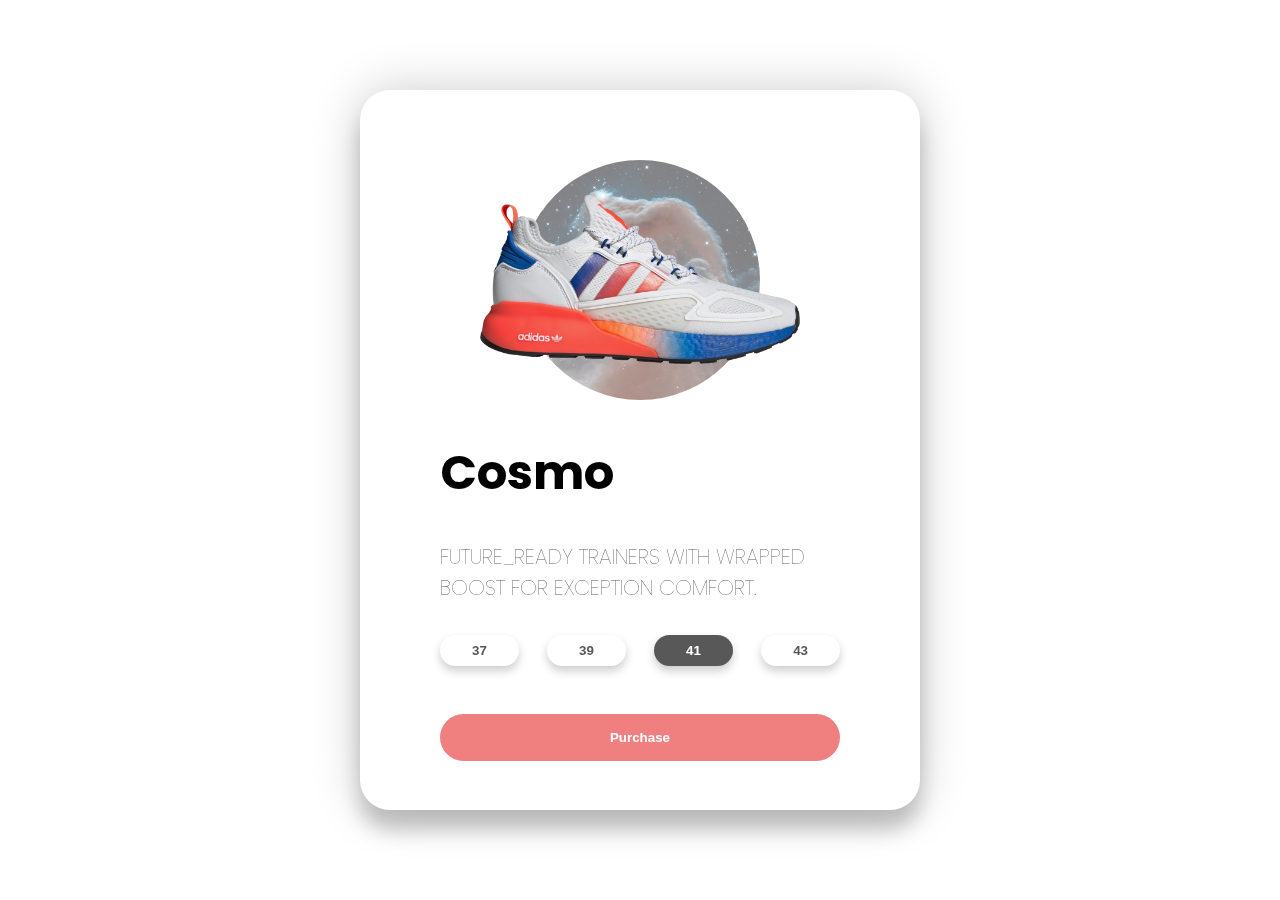
<file: 3D-animation/index.html>
<!DOCTYPE html>
<html lang="en">
  <head>
    <meta charset="UTF-8" />
    <meta name="viewport" content="width=device-width, initial-scale=1.0" />
    <link
      href="https://fonts.googleapis.com/css2?family=Poppins:wght@300&display=swap"
      rel="stylesheet"
    />
    <link rel="stylesheet" href="./index.css" />
    <title>3D Animation with JavaScript</title>
  </head>
  <body>
    <div class="container">
      <div class="card">
        <div class="sneaker">
          <div class="circle"></div>
          <img src="./adidas.png" alt="" />
        </div>
        <div class="info">
          <h1 class="title">Cosmo</h1>
          <h3>
            FUTURE_READY TRAINERS WITH WRAPPED BOOST FOR EXCEPTION COMFORT.
          </h3>
          <div class="sizes">
            <button>37</button>
            <button>39</button>
            <button class="active">41</button>
            <button>43</button>
          </div>
          <div class="purchase">
            <button>Purchase</button>
          </div>
        </div>
      </div>
    </div>
    <script src="./index.js"></script>
  </body>
</html>
</file>
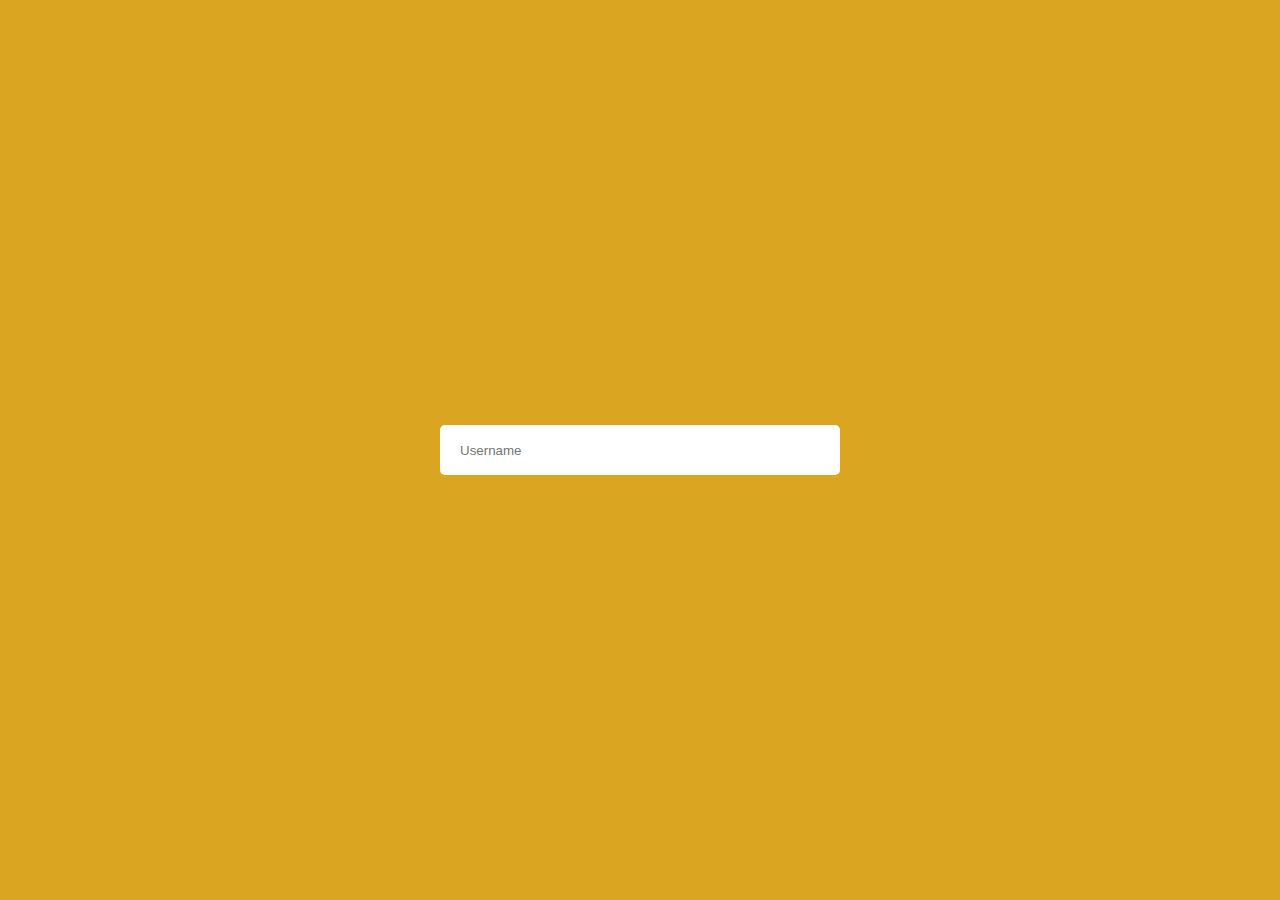
<file: form-animation/index.html>
<!DOCTYPE html>
<html lang="en">
  <head>
    <meta charset="UTF-8" />
    <link
      rel="stylesheet"
      href="https://use.fontawesome.com/releases/v5.15.1/css/all.css"
      integrity="sha384-vp86vTRFVJgpjF9jiIGPEEqYqlDwgyBgEF109VFjmqGmIY/Y4HV4d3Gp2irVfcrp"
      crossorigin="anonymous"
    />
    <meta name="viewport" content="width=device-width, initial-scale=1.0" />
    <link rel="stylesheet" href="./index.css" />
    <title>Form Animation with JavasScript</title>
  </head>
  <body>
    <form>
      <div class="field-name">
        <i class="fas fa-user"></i>
        <input type="text" placeholder="Username" required />
        <i class="fas fa-arrow-down"></i>
      </div>
      <div class="field-email innactive">
        <i class="fas fa-envelope"></i>
        <input type="email" placeholder="Email" required />
        <i class="fas fa-arrow-down"></i>
      </div>
      <div class="field-password innactive">
        <i class="fas fa-key"></i>
        <input type="password" placeholder="Password" required />
        <i class="fas fa-arrow-down"></i>
      </div>
      <div class="field-finish innactive">
        <i class="fas fa-heart"></i>
        <p>Thank you!</p>
        <i class="fas fa-heart"></i>
      </div>
    </form>
    <script src="./index.js"></script>
  </body>
</html>
</file>
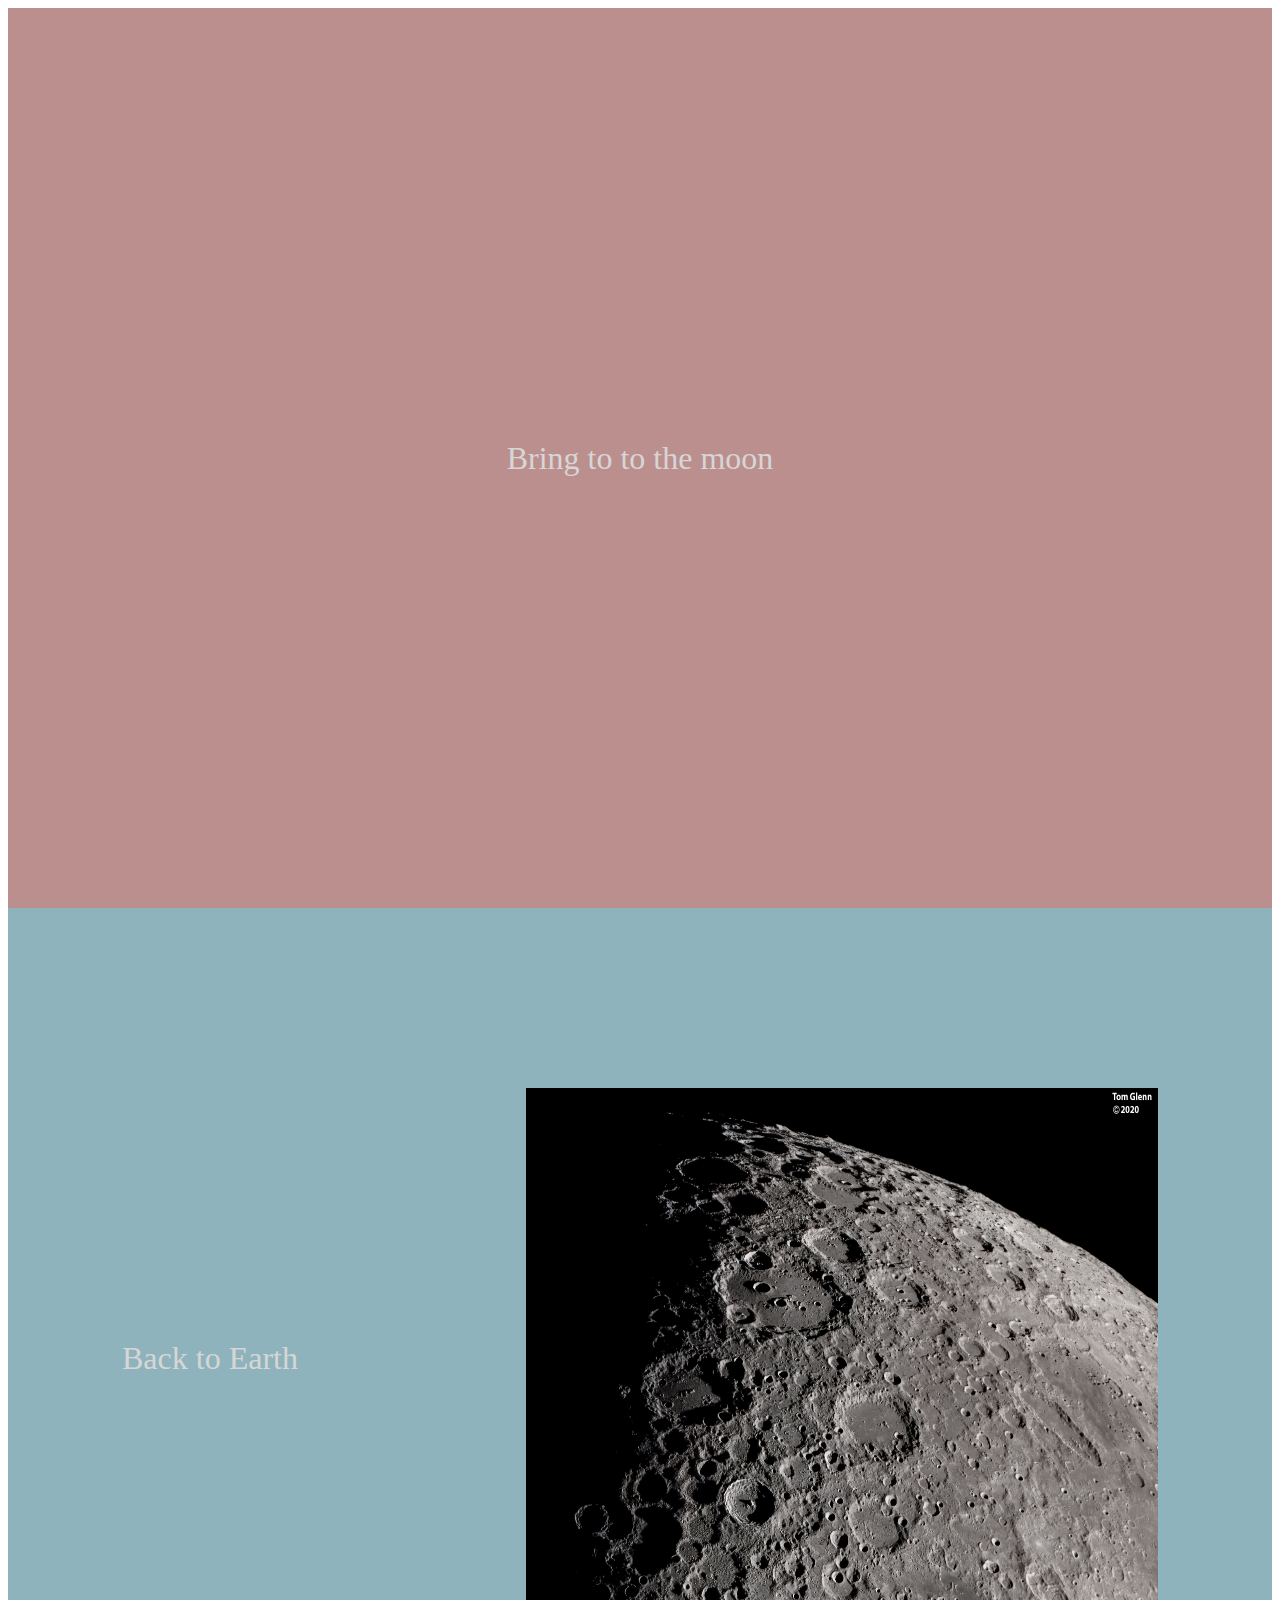
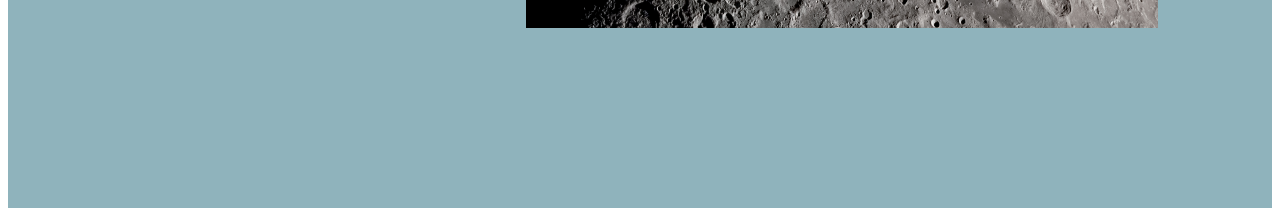
<file: smooth-scroll/index.html>
<!DOCTYPE html>
<html>
  <head>
    <meta charset="UTF-8" />
    <meta name="viewport" content="width=device-width, initial-scale=1.0" />
    <title>Smoot Scroll</title>
    <link rel="stylesheet" href="./index.css" />
  </head>
  <body>
    <div class="box1">
      <a class="section1" href="#">Bring to to the moon</a>
    </div>
    <div class="box2">
      <a class="section2" href="#">Back to Earth</a>
      <img src="./moon.jpg" alt="" />
    </div>

    <script src="./index.js" />
  </body>
</html>
</file>
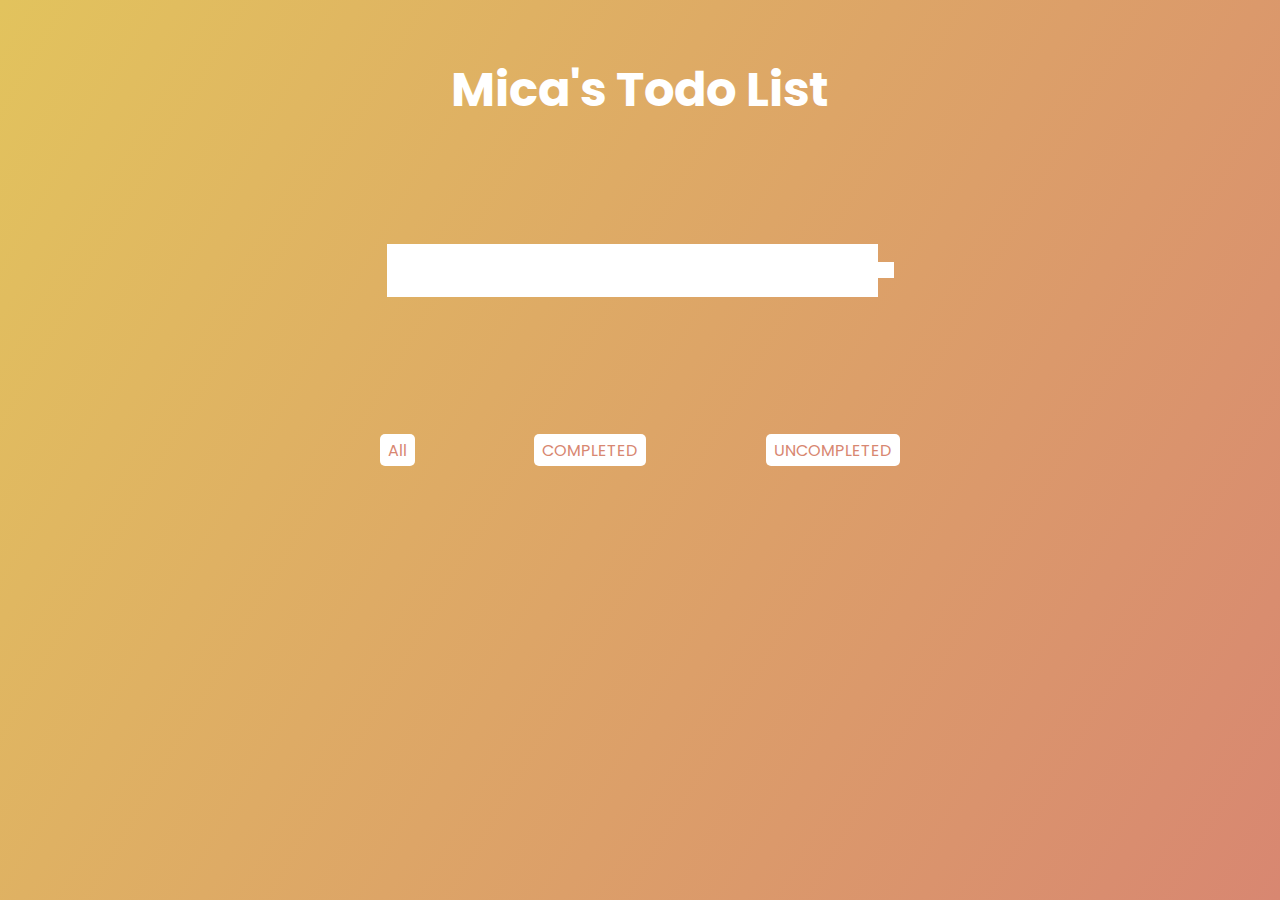
<file: todo-list/index.html>
<!DOCTYPE html>
<html lang="en">
  <head>
    <meta charset="UTF-8" />
    <meta name="viewport" content="width=device-width, initial-scale=1.0" />
    <link
      href="https://fonts.googleapis.com/css2?family=Poppins:wght@300&display=swap"
      rel="stylesheet"
    />
    <!-- automatically generate icon from fontawesome  -->
    <link
      rel="stylesheet"
      href="https://cdnjs.cloudflare.com/ajax/libs/font-awesome/5.12.1/css/all.min.css"
      integrity="sha512-9BwLAVqqt6oFdXohPLuNHxhx36BVj5uGSGmizkmGkgl3uMSgNalKc/smum+GJU/TTP0jy0+ruwC3xNAk3F759A=="
      crossorigin="anonymous"
    />
    <link rel="stylesheet" href="./index.css" />
    <title>Todo List with JavaScript</title>
  </head>
  <body>
    <header>
      <h1>Mica's Todo List</h1>
    </header>
    <form>
      <input type="text" class="todo-input" />
      <button type="submit" class="todo-button">
        <i class="fas fa-plus-square"></i>
      </button>
      <!-- <div class="select">
        <select name="todos" class="filter-todo">
          <option value="all">All</option>
          <option value="completed">Completed</option>
          <option value="uncompleted">Uncompleted</option>
        </select>
      </div> -->
    </form>
    <div class="todo-container">
      <ul class="todo-list"></ul>
      <!-- to be generated with javascript -->
      <!-- <div class="todo">
        <li class="todo-item"></li>
        <button class="complete-button"><i class="fas fa-check"></button>
        <button class="trash-button"><i class="fas fa-trash"></button>
    </div> -->
    </div>
    <div class="status">
      <button class="all-button">All</button>
      <button class="completed-button">COMPLETED</button>
      <button class="uncompleted-button">UNCOMPLETED</button>
    </div>

    <script src="./index.js"></script>
  </body>
</html>
</file>
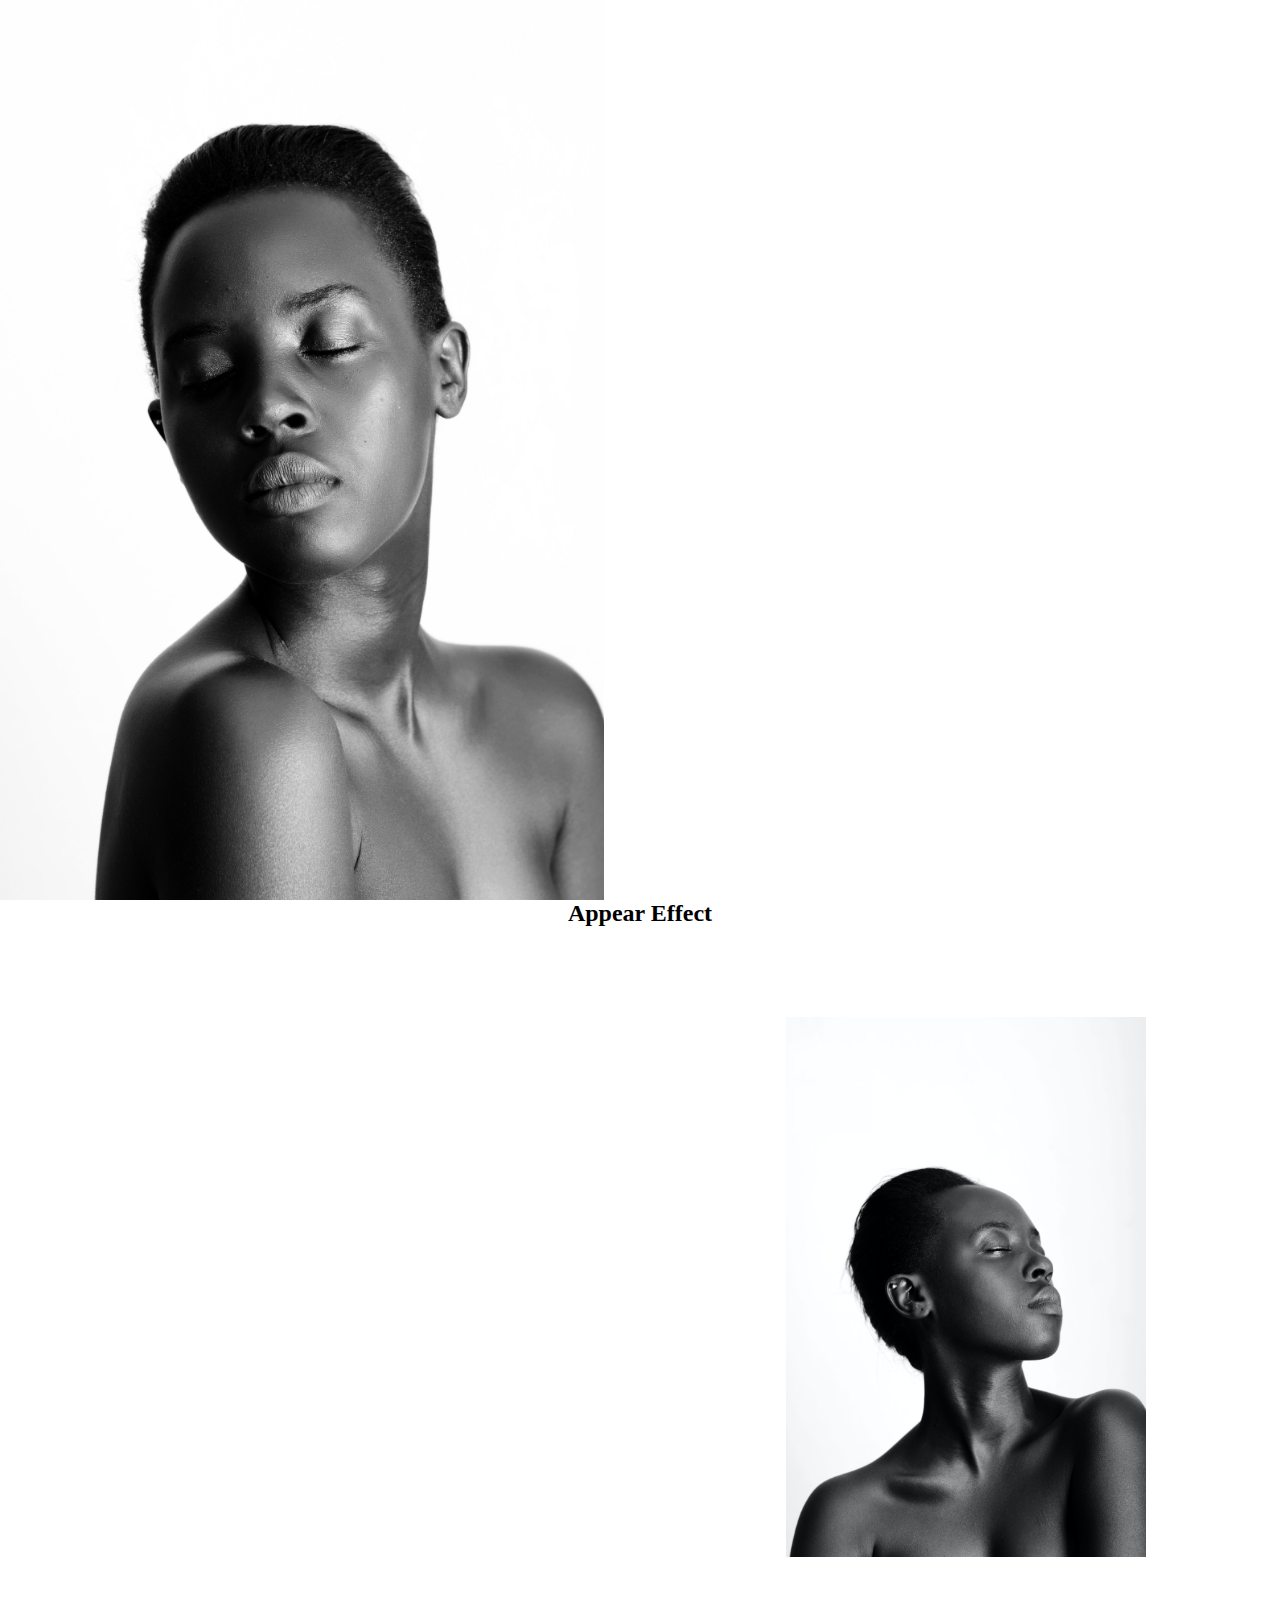
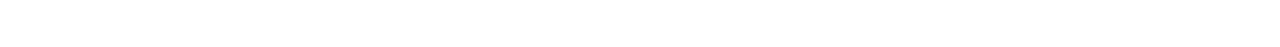
<file: visual-popup-effect/index.html>
<!DOCTYPE html>
<html lang="en">
  <head>
    <meta charset="UTF-8" />
    <meta name="viewport" content="width=device-width, initial-scale=1.0" />
    <title>Document</title>
    <link rel="stylesheet" href="./index.css" />
  </head>
  <body>
    <header>
      <img src="./1.jpg" alt="" />
    </header>
    <div class="intro">
      <div class="intro-title">
        <h2>Appear Effect</h2>
      </div>
      <div class="intro-content">
        <div class="intro-text">
          <h2>Take Amazing Tequila</h2>
          <p>
            Lorem ipsum dolor sit amet consectetur, adipisicing elit. Maiores
            molestiae corporis fugiat, ullam aut consectetur quaerat et
            repudiandae nam iure, fugit aliquam. Natus atque, illum sint commodi
            ea laboriosam magni.
          </p>
        </div>
        <img src="./2.jpg" alt="" />
      </div>
    </div>
    <div class="empty"></div>
    <script src="./index.js"></script>
  </body>
</html>
</file>
<file: 3D-animation/index.css>
* {
  margin: 0;
  padding: 0;
  box-sizing: border-box;
}

body {
  font-family: "Poppins", sans-serif;
  min-height: 100vh;
  display: flex;
  align-items: center;
  justify-content: center;
  perspective: 1000px;
}

/* used to detect the animation force 
让卡片不要疯狂翻转 */
.container {
  /* background-color: whitesmoke; */
  width: 50%;
  display: flex;
  justify-content: center;
  align-items: center;
  /* background: khaki; */
}

.card {
  min-height: 80vh;
  width: 35rem;
  /* background-color: rgb(139, 164, 189); */
  border-radius: 30px;
  padding: 2rem 5rem 0rem;
  box-shadow: 0px 20px 20px rgba(0, 0, 0, 0.2), 0px 0px 50px rgba(0, 0, 0, 0.2);
  transform-style: preserve-3d;
}

.sneaker {
  min-height: 35vh;
  display: flex;
  justify-content: center;
  align-items: center;
  /* background-color: lightcoral; */
}

.sneaker img {
  width: 20rem;
  z-index: 2;
  transition: all 1.5s ease;
}

.circle {
  width: 15rem;
  height: 15rem;
  border-radius: 50%;
  background-image: url("./1.png");
  opacity: 0.5;
  background-size: cover;
  position: absolute;
  z-index: 1;
  transition: all 1.5s ease;
}

.info h1 {
  font-size: 3rem;
  transition: all 0.75s ease-out;
}

.info h3 {
  font-size: 1.3rem;
  padding: 2rem 0rem;
  color: #585858;
  font-weight: lighter;
  transition: all 0.75s ease-out;
}

.sizes {
  display: flex;
  justify-content: space-between;
  align-items: center;
  transition: all 0.75s ease-out;
}

.sizes button {
  padding: 0.5rem 2rem;
  background: none;
  border: none;
  box-shadow: 0px 5px 10px rgba(0, 0, 0, 0.2);
  border-radius: 30px;
  cursor: pointer;
  font-weight: bold;
  color: #585858;
}

button.active {
  background: #585858;
  color: white;
}

.purchase {
  margin: 3rem 0;
  transition: all 0.75s ease-out;
}

.purchase button {
  width: 100%;
  padding: 1rem 0rem;
  background: lightcoral;
  border: none;
  color: white;
  cursor: pointer;
  border-radius: 30px;
  font-weight: bolder;
}
</file>
<file: form-animation/index.css>
* {
  margin: 0;
  padding: 0;
  box-sizing: border-box;
}

body {
  height: 100vh;
  display: flex;
  background: goldenrod;
  /* justify-content: center; */
  transition: background 0.5s ease;
  position: relative;
}

.field-name,
.field-email,
.field-password,
.field-finish {
  position: absolute;
  top: 50%;
  left: 50%;
  transform: translate(-50%, -50%);
  background: white;
  height: 50px;
  width: 400px;
  display: flex;
  justify-content: space-between;
  align-items: center;
  border-radius: 5px;
  transition: all 0.5s ease;
}

.field-name i,
.field-email i,
.field-password i,
.field-finish i {
  padding: 10px;
  cursor: pointer;
  /* add a class and make only one of them to be clicked */
}

.field-name input,
.field-email input,
.field-password input {
  background: none;
  border: none;
  outline: none;
  flex: 1;
  height: 100%;
}

div.innactive {
  opacity: 0;
  pointer-events: none;
  transform: translate(-50%, 50%);
  /* override the one above */
}

div.active {
  opacity: 1;
  pointer-events: all;
  transform: translate(-50%, -50%);
  /* go back to the original */
}

@keyframes shake {
  0% {
    /* 和上面保持一致，只用 translate 而不用 xyz */
    transform: translate(-50%, -50%) rotate(0deg);
  }
  50% {
    transform: translate(-50%, -50%) rotate(10deg);
  }
  100% {
    transform: translate(-50%, -50%) rotate(0deg);
  }
}
</file>
<file: smooth-scroll/index.css>
.box1 {
  height: 100vh;
  background: rosybrown;
  display: flex;
  justify-content: center;
  align-items: center;
}

.box2 {
  height: 100vh;
  background: rgb(143, 179, 188);
  display: flex;
  justify-content: space-around;
  align-items: center;
}

img {
  width: 50%;
  height: 60%;
}

a {
  text-decoration: none;
  color: rgb(214, 214, 214);
  font-size: 32px;
}
</file>
<file: todo-list/index.css>
/* remove the basic styling from browser  */
* {
  margin: 0;
  padding: 0;
  box-sizing: border-box;
}

body {
  background-image: linear-gradient(120deg, #e2c35d, #d88771);
  color: rgb(255, 255, 255);
  font-family: "Poppins", sans-serif;
  min-height: 100vh;
}

header {
  font-size: 1.5rem;
}

header,
form {
  min-height: 20vh;
  display: flex;
  justify-content: center;
  align-items: center;
}

form input,
form button {
  padding: 0.5rem;
  font-size: 2rem;
  border: none;
  background: white;
}

form input {
  font-family: "Poppins", sans-serif;
  font-size: 24.5px;
  color: #97462f;
}

form button {
  color: #d88771;
  background: white;
  cursor: pointer;
  transition: all 0.3s ease;
}
/* for the transitiion to work  */
form button:hover {
  background: #d88771;
  color: white;
}

.todo-container {
  display: flex;
  justify-content: center;
  align-items: center;
}

.todo-list {
  min-width: 30%;
  list-style: none;
}

.todo {
  margin: 0.5rem;
  background: white;
  /* color: black; */
  color: #97462f;
  font-size: 1.5rem;
  display: flex;
  justify-content: space-between;
  align-items: center;
  transition: all 0.5s ease;
}

/* 神奇！ */
.todo li {
  flex: 1;
}

.trash-button,
.complete-button {
  background: #319ab9da;
  color: white;
  border: none;
  padding: 1rem;
  cursor: pointer;
  font-size: 1rem;
}

.complete-button {
  background: #3e588fe0;
}

/* 具体todo项目左右内边距 */
.todo-item {
  padding: 0rem 0.5rem;
}

.fa-trash,
.fa-check {
  pointer-events: none;
}

.fall {
  transform: translateY(8rem) rotateZ(20deg);
  opacity: 0;
}

.completed {
  text-decoration: line-through;
  opacity: 0.5;
  /* .todo transition  */
}

/* never mind  */
select {
  -webkit-appearance: none;
  -moz-appearance: none;
  appearance: none; /*remove default arrow*/
  outline: none;
  border: none;
  background-image: none;
}

.select {
  margin: 1rem;
  position: relative;
  overflow: hidden;
  text-overflow: ellipsis;
}

select {
  color: #d88771;
  font-family: "Poppins", sans-serif;
  width: 12rem;
  cursor: pointer;
  padding: 1rem;

  /* pointer-events: none; */
}

.select::after {
  content: "\25BC";
  position: absolute;
  background: #d88771;
  top: 0;
  right: 0;
  padding: 1rem;
  /* cursor: pointer; */
  pointer-events: none;
  transition: all 0.3s ease;
}

.select:hover::after {
  color: #d88771;
  background: white;
}
/* never mind  */

.status {
  display: flex;
  justify-content: space-around;
  align-items: center;
  min-height: 20vh;
  width: 50%;
  margin: 0 auto;
}

.status button {
  color: #d88771;
  background-color: white;
  padding: 0.2rem 0.5rem;
  font-size: 1rem;
  font-family: "Poppins", sans-serif;
  border: none;
  border-radius: 5px;
  transition: all 0.5s ease;
  outline: none;
}

.status button:hover {
  color: white;
  background-color: #d88771;
}

.status button:focus {
  color: rgb(233, 211, 193);
  background-color: #cc684d;
}
</file>
<file: visual-popup-effect/index.css>
* {
  margin: 0;
  padding: 0;
  box-sizing: border-box;
}

.intro-text {
  width: 30%;
  opacity: 0;
  transform: translateY(20px);
  transition: all 0.5s ease-in-out;
}

/* add it to the div  */
.intro-appear {
  opacity: 1;
  transform: translateY(0);
}

header {
  height: 100vh;
}
header img {
  height: 100%;
}

.intro {
  display: flex;
  flex-direction: column;
  justify-content: center;
  align-items: center;
}

.intro-content {
  display: flex;
  justify-content: space-around;
  align-items: center;
  height: 80vh;
}

.intro-content img {
  width: auto;
  height: 60vh;
}
</file>
